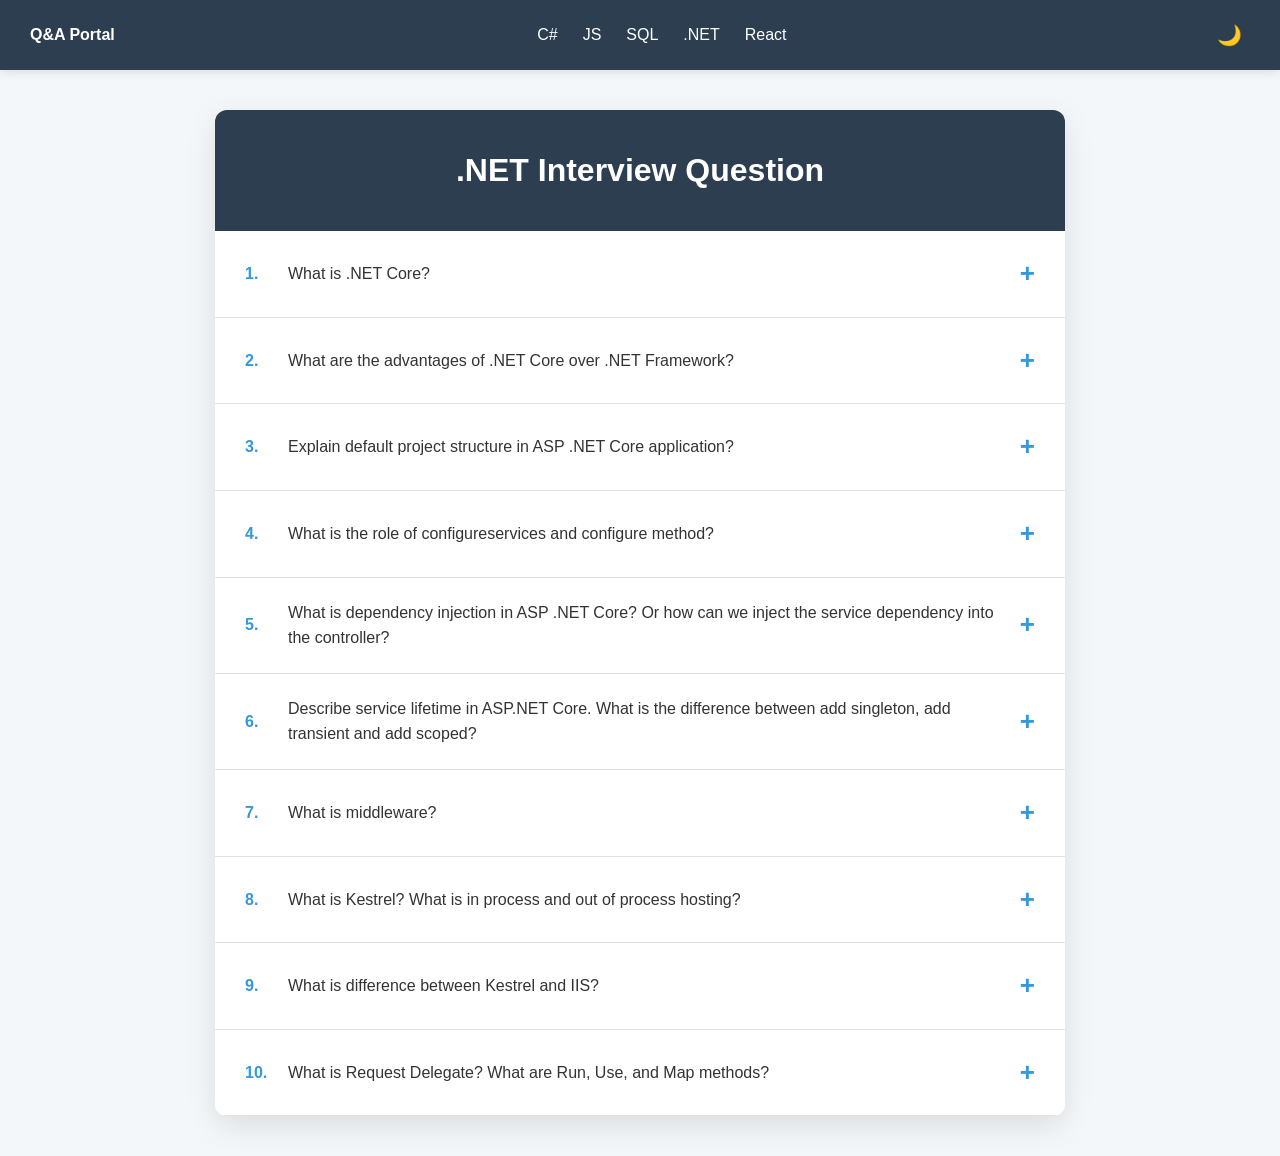
<file: dot-net.html>
<!doctype html>
<html lang="en">
  <head>
    <meta charset="UTF-8" />
    <meta name="viewport" content="width=device-width, initial-scale=1.0" />
    <title>Simple Q&A - FAQ</title>
    <link rel="stylesheet" href="style.css" />
    <script src="script.js"></script>
  </head>
  <body>
    <!-- Navbar -->
    <nav class="navbar">
      <div class="logo">
        <strong>Q&A Portal</strong>
      </div>
      <div class="nav-links">
        <a href="c-sharp.html">C#</a>
        <a href="js.html">JS</a>
        <a href="sql.html">SQL</a>
        <a href="dot-net.html">.NET</a>
        <a href="react.html">React</a>
      </div>
      <button
        class="theme-toggle"
        onclick="toggleDarkMode()"
        title="Toggle Dark Mode"
      >
        🌙
      </button>
    </nav>

    <div class="container">
      <h1>.NET Interview Question</h1>

      <div class="faq-item">
        <div class="question" onclick="toggleAnswer(this)">
          <span class="question-number">1.</span>
          What is .NET Core?
        </div>
        <div class="answer">
          It is a completely new farmework, which is a FREE and OPEN-SOURCE
          platform developed and maintained by Microsoft.
        </div>
      </div>

      <div class="faq-item">
        <div class="question" onclick="toggleAnswer(this)">
          <span class="question-number">2.</span>
          What are the advantages of .NET Core over .NET Framework?
        </div>
        <div class="answer">
          .NET Core provides a faster, lightweight, and cross-platform
          alternative to the Windows-only .NET Framework. Its main advantages
          include the ability to run applications on Linux and macOS,
          significantly faster processing speeds, a modular architecture, and
          native support for modern containerized cloud deployments.
        </div>
      </div>

      <div class="faq-item">
        <div class="question" onclick="toggleAnswer(this)">
          <span class="question-number">3.</span>
          Explain default project structure in ASP .NET Core application?
        </div>
        <div class="answer">
          <h3>Root Files and Entry Points</h3>
          <ul>
            <li>
              Program.cs: The absolute entry point and brain of your
              application. It initializes the web server, registers services
              into the dependency injection container, and configures the HTTP
              request middleware pipeline.
            </li>
            <li>
              ProjectName.csproj: The MSBuild XML file containing project
              configurations, target framework versions, and explicit NuGet
              package dependencies.
            </li>
            <li>
              appsettings.json: The central configuration file where you store
              environment-specific variables like database connection strings,
              logging thresholds, and API keys.
            </li>
          </ul>
          <h3>Core Folders</h3>
          <ul>
            <li>
              wwwroot: The dedicated web root folder for all public static
              assets. Any CSS stylesheets, JavaScript files, icons, or images
              served directly to the browser live here.
            </li>
            <li>
              Properties: Houses the launchSettings.json file. This file
              dictates local development profiles, including the application
              URL, target port configurations, and runtime environment settings.
            </li>
            <li>
              Dependencies: Visual Studio node displaying all imported
              frameworks, SDK references, and NuGet packages your project needs
              to build.
            </li>
          </ul>
          <h3>Model-View-Controller (MVC) Specific Folders</h3>
          <p>If your app is built using the MVC template.</p>
          <ul>
            <li>
              Controllers: Contains C# classes that receive HTTP requests,
              interact with your business logic, and hand data over to your user
              interface.
            </li>
            <li>
              Models: Holds the data structures, plain C# objects (POCOs).
            </li>
            <li>
              Views: Contains Razor (.cshtml) front-end templates that mix HTML
              markup with C# syntax to render data dynamically to clients.
            </li>
          </ul>
        </div>
      </div>

      <div class="faq-item">
        <div class="question" onclick="toggleAnswer(this)">
          <span class="question-number">4.</span>
          What is the role of configureservices and configure method?
        </div>
        <div class="answer">
          In ASP.NET Core, <b>ConfigureServices</b> registers application
          dependencies into the Dependency Injection (DI) container. It is
          optional. It gets called by the host before <b>Configure</b> method,
          while <b>Configure</b> sets up the HTTP request and response pipeline.
          It is used to add middleware components. These two methods dictate how
          an application prepares its internal logic and how it handles web
          requests.<br />
          While historically located inside the <b>Startup.cs</b> class, modern
          .NET applications (using Minimal APIs) execute these exact same
          responsibilities sequentially using <b>builder.Services</b> and
          <b>app</b> inside the <b>Program.cs</b> file.
        </div>
      </div>

      <div class="faq-item">
        <div class="question" onclick="toggleAnswer(this)">
          <span class="question-number">5.</span>
          What is dependency injection in ASP .NET Core? Or how can we inject
          the service dependency into the controller?
        </div>
        <div class="answer">
          <b>Dependency Injection (DI)</b> used to achieve loose coupling
          between classes and their dependencies. Instead of a class directly
          instantiating its required dependencies (using the
          <b>new</b> keyword), the ASP.NET Core built-in Inversion of Control
          (IoC) container automatically creates and provides those instances at
          runtime.<br />
          To inject a service dependency into a controller, you must follow a
          three-step process: define the service contract, register the service
          inside the framework's container, and demand the dependency inside
          your controller.
        </div>
      </div>

      <div class="faq-item">
        <div class="question" onclick="toggleAnswer(this)">
          <span class="question-number">6.</span>
          Describe service lifetime in ASP.NET Core. What is the difference
          between add singleton, add transient and add scoped?
        </div>
        <div class="answer">
          Service lifetime dictates how long a Dependency Injection (DI)
          instance lives in memory. There are three types:
          <h3>Transient</h3>
          <ul>
            <li>
              <b>What it is:</b> A
              <b>new instance is created every single time</b> it is requested.
            </li>
            <li>
              <b>When to use:</b> Lightweight, stateless services (e.g., utility
              classes, math helpers).
            </li>
          </ul>
          <h3>Scoped</h3>
          <ul>
            <li>
              <b>What it is:</b> A
              <b>new instance is created once per HTTP request</b>. It is reused
              for all calls within that specific request, then destroyed when
              the request ends.
            </li>
            <li>
              <b>When to use:</b> Services tied to a single user/request (e.g.,
              Entity Framework `DbContext`, Unit of Work).
            </li>
          </ul>
          <h3>Singleton</h3>
          <ul>
            <li>
              <b>What it is:</b> A
              <b>single instance is created once per application lifetime</b>.
              It is shared across all users and all requests until the app shuts
              down.
            </li>
            <li>
              <b>When to use:</b> Heavy-to-create, shared resources (e.g.,
              Memory Cache, Configuration).
            </li>
          </ul>
        </div>
      </div>

      <div class="faq-item">
        <div class="question" onclick="toggleAnswer(this)">
          <span class="question-number">7.</span>
          What is middleware?
        </div>
        <div class="answer">
          A middleware is a component (class) that is executed on every request.
          When a request comes in, it passes through each middleware component
          one by one.
        </div>
      </div>

      <div class="faq-item">
        <div class="question" onclick="toggleAnswer(this)">
          <span class="question-number">8.</span>
          What is Kestrel? What is in process and out of process hosting?
        </div>
        <div class="answer">
          Kestrel is the default, cross-platform web server for ASP.NET Core
          applications. It is lightweight, high-performance, and designed to
          process web requests directly without needing to be bundled with a
          specific operating system.<br />
          <h3>In-Process Hosting</h3>
          <ul>
            <li>
              How it works: IIS acts as the native HTTP server, routing requests
              directly to the managed code without needing Kestrel.
            </li>
            <li>
              Pros: Maximum performance and lower latency because it eliminates
              the overhead of proxying requests between two servers.
            </li>
            <li>
              Cons: Windows-only (if relying on IIS), and if the application
              crashes, the entire IIS worker process goes down
            </li>
          </ul>
          <h3>Out-of-Process Hosting</h3>
          <ul>
            <li>
              How it works: An external web server (like IIS, Nginx, or Apache)
              acts as a reverse proxy. It listens for incoming traffic and
              forwards it to the Kestrel process where the app is executing.
            </li>
            <li>
              Pros: Superior isolation and stability—if your ASP.NET Core app
              crashes, the main reverse proxy stays up. It is also fully
              cross-platform (works on Linux/macOS).
            </li>
            <li>
              Cons: Slightly slower due to the overhead of proxying requests.
            </li>
          </ul>
        </div>
      </div>

      <div class="faq-item">
        <div class="question" onclick="toggleAnswer(this)">
          <span class="question-number">9.</span>
          What is difference between Kestrel and IIS?
        </div>
        <div class="answer">
          Kestrel is a lightweight, cross-platform, open-source web server
          designed specifically to run ASP.NET Core applications. In contrast,
          IIS (Internet Information Services) is a full-featured,
          enterprise-grade, closed-source web server developed by Microsoft that
          runs exclusively on Windows.
        </div>
      </div>

      <div class="faq-item">
        <div class="question" onclick="toggleAnswer(this)">
          <span class="question-number">10.</span>
          What is Request Delegate? What are Run, Use, and Map methods?
        </div>
        <div class="answer">
          Request Delegate handles each HTTP request and are used to build
          request pipeline by using the Run, Use, and Map extension methods.
          <ul>
            <li>
              The Use method is used to add middleware components to the
              pipeline. It is designed to run code both before and after the
              next middleware component.
            </li>
            <li>
              The Run method adds a terminal middleware delegate to the
              application pipeline. It is always placed at the end of a specific
              pipeline chain.
            </li>
            <li>
              The Map method is used to branch the middleware pipeline
              conditionally based on the URL path matching a specific segment.
            </li>
          </ul>
        </div>
      </div>
    </div>

    <!-- Back to Top Button -->
    <div class="back-to-top" onclick="scrollToTop()" id="backToTop">↑</div>
  </body>
</html>
</file>
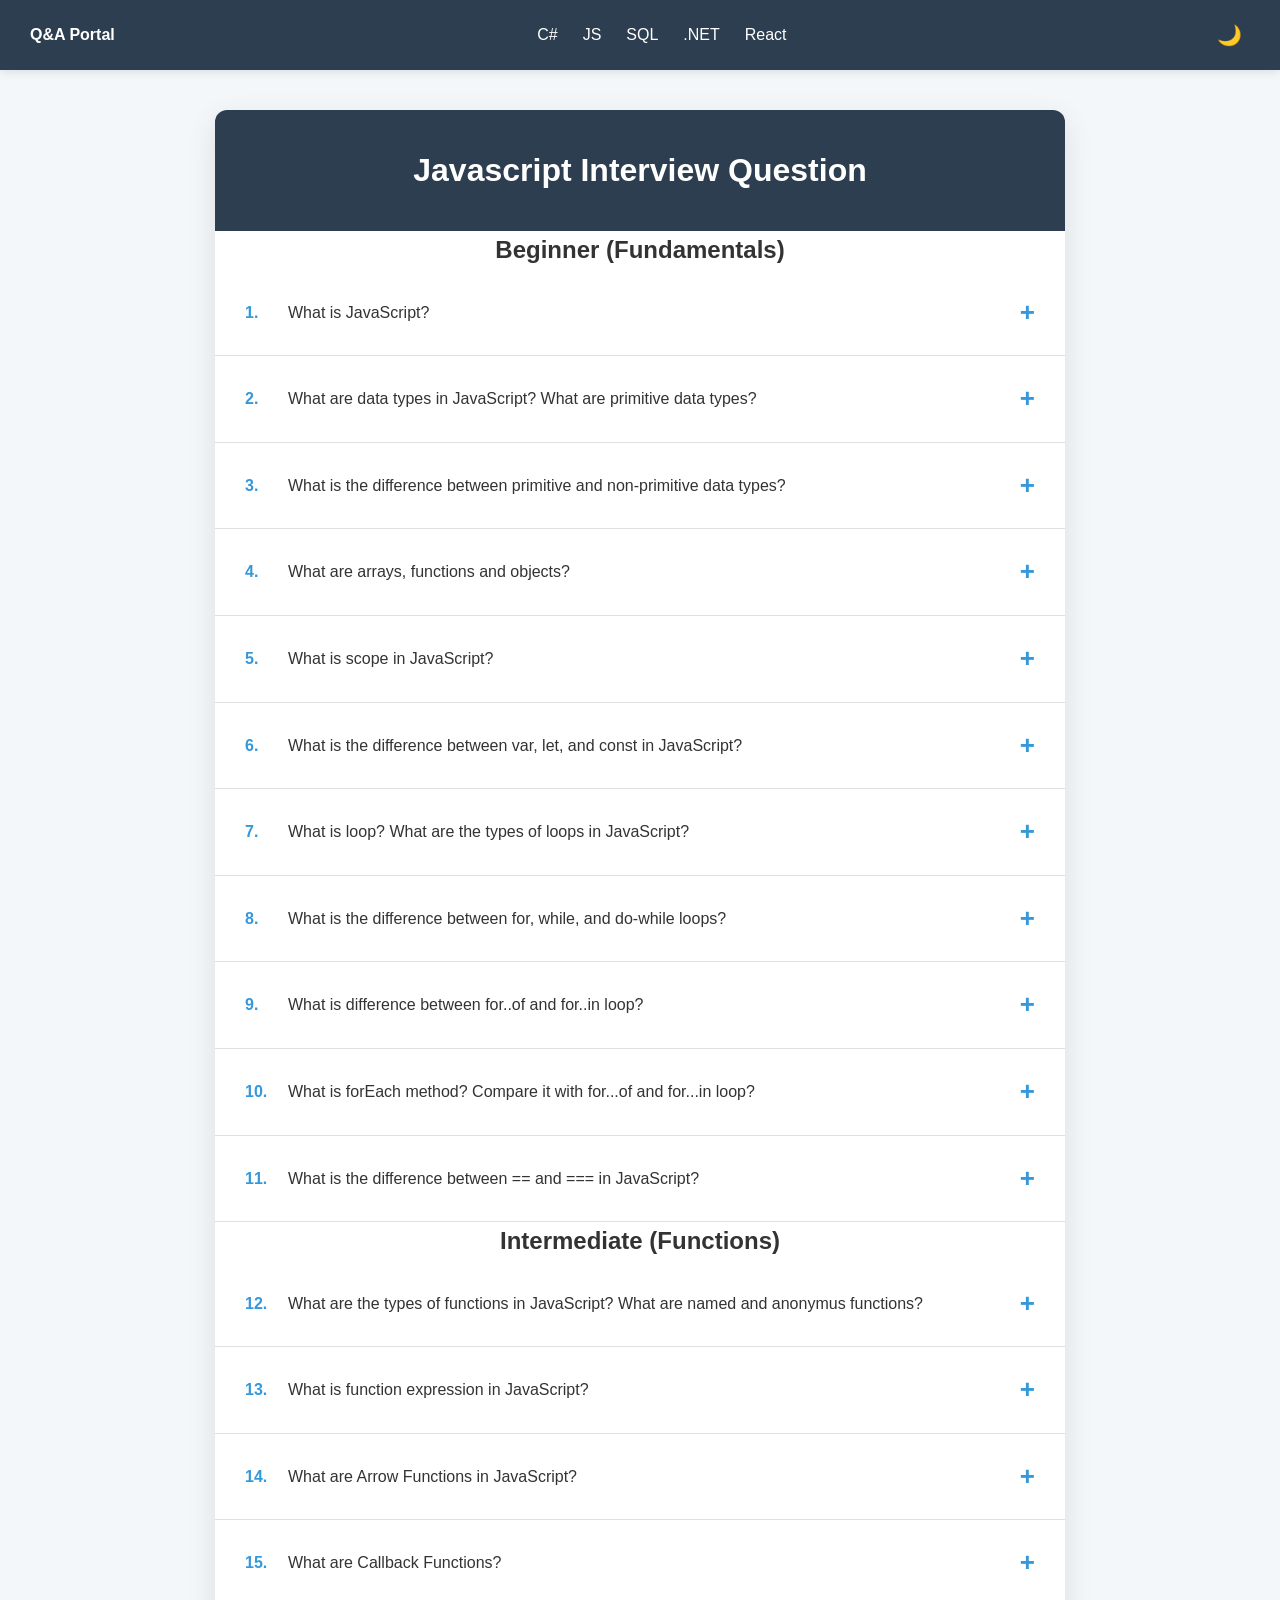
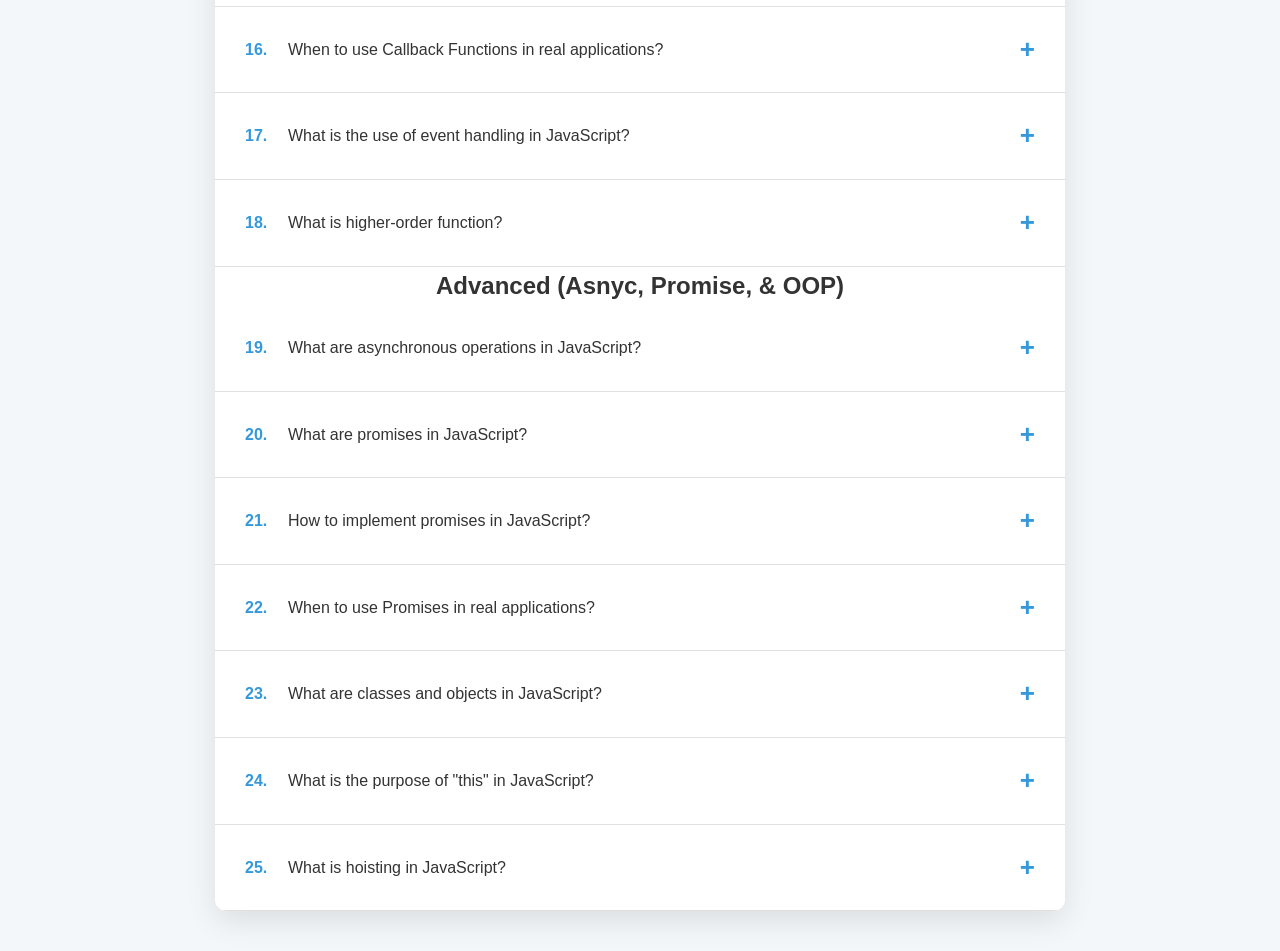
<file: js.html>
<!doctype html>
<html lang="en">
  <head>
    <meta charset="UTF-8" />
    <meta name="viewport" content="width=device-width, initial-scale=1.0" />
    <title>Simple Q&A - FAQ</title>
    <link rel="stylesheet" href="style.css" />
    <script src="script.js"></script>
  </head>
  <body>
    <!-- Navbar -->
    <nav class="navbar">
      <div class="logo">
        <strong>Q&A Portal</strong>
      </div>
      <div class="nav-links">
        <a href="c-sharp.html">C#</a>
        <a href="js.html">JS</a>
        <a href="sql.html">SQL</a>
        <a href="dot-net.html">.NET</a>
        <a href="react.html">React</a>
      </div>
      <button
        class="theme-toggle"
        onclick="toggleDarkMode()"
        title="Toggle Dark Mode"
      >
        🌙
      </button>
    </nav>

    <div class="container">
      <h1>Javascript Interview Question</h1>

      <h2 style="text-align: center">Beginner (Fundamentals)</h2>

      <div class="faq-item">
        <div class="question" onclick="toggleAnswer(this)">
          <span class="question-number">1.</span>
          What is JavaScript?
        </div>
        <div class="answer">
          It is a programming language that is used for converting static web
          pages to <b>interactive and dynamic</b> web pages.
        </div>
      </div>

      <div class="faq-item">
        <div class="question" onclick="toggleAnswer(this)">
          <span class="question-number">2.</span>
          What are data types in JavaScript? What are primitive data types?
        </div>
        <div class="answer">
          A data type determines the type of values that can be stored in a
          variable.<br />
          Primitive data types are immutable, which means that their values
          cannot be changed or modified once they are created. They can hold
          only single value.
        </div>
      </div>

      <div class="faq-item">
        <div class="question" onclick="toggleAnswer(this)">
          <span class="question-number">3.</span>
          What is the difference between primitive and non-primitive data types?
        </div>
        <div class="answer">
          <ol>
            <li>
              Primitive data types are Number, string, Boolean, undefined, null.
              Non-primitive are Object, array, function, date, RegExp.
            </li>
            <li>
              Primitive data types can hold only single value. Non-primitive can
              hold multiple values and methods.
            </li>
            <li>
              Primitive data types are immutable. Non-primitive are mutable.
            </li>
            <li>Primitive data types are simple. Non-primitive are complex.</li>
          </ol>
        </div>
      </div>

      <div class="faq-item">
        <div class="question" onclick="toggleAnswer(this)">
          <span class="question-number">4.</span>
          What are arrays, functions and objects?
        </div>
        <div class="answer">
          <ul>
            <li>
              An array is used to store a collection of values, such as a list
              of numbers or a list of names.
            </li>
            <li>
              A function is a block of code that performs a specific task or
              return a value.
            </li>
            <li>
              An object can hold multiple values or a combination of values and
              functions.
            </li>
          </ul>
        </div>
      </div>

      <div class="faq-item">
        <div class="question" onclick="toggleAnswer(this)">
          <span class="question-number">5.</span>
          What is scope in JavaScript?
        </div>
        <div class="answer">
          LOCAL SCOPE: Variable declare inside a function have a local scope,
          which means they can only be accessed within the function not outside.
          <br />
          GLOBAL SCOPE: Variable declared outside any function have global
          scope, which means they can be accessed from anywhere in a program.
        </div>
      </div>

      <div class="faq-item">
        <div class="question" onclick="toggleAnswer(this)">
          <span class="question-number">6.</span>
          What is the difference between var, let, and const in JavaScript?
        </div>
        <div class="answer">
          <ul>
            <li>"var" creates a function scoped variable.</li>
            <li>"let" creates a block scoped variable.</li>
            <li>
              "const" can be assigned only once, and its value cannot be changed
              afterwards.
            </li>
          </ul>
        </div>
      </div>

      <div class="faq-item">
        <div class="question" onclick="toggleAnswer(this)">
          <span class="question-number">7.</span>
          What is loop? What are the types of loops in JavaScript?
        </div>
        <div class="answer">
          A loop is a programming way to run a set of instructions (code)
          repeatedly until a certain condition is met.
          <ol>
            <li>for</li>
            <li>while</li>
            <li>foreach</li>
            <li>do-while</li>
            <li>for..of</li>
            <li>for..in</li>
          </ol>
        </div>
      </div>

      <div class="faq-item">
        <div class="question" onclick="toggleAnswer(this)">
          <span class="question-number">8.</span>
          What is the difference between for, while, and do-while loops?
        </div>
        <div class="answer">
          <ul>
            <li>
              For loop allows to iterate a block of code a specific number of
              times.
            </li>
            <li>
              While loop iterate a block of code while a certain condition is
              true.
            </li>
            <li>
              Do-while loop is similar to the while loop, except that the block
              of code is executed at least once, even if the condition is false.
            </li>
          </ul>
        </div>
      </div>

      <div class="faq-item">
        <div class="question" onclick="toggleAnswer(this)">
          <span class="question-number">9.</span>
          What is difference between for..of and for..in loop?
        </div>
        <div class="answer">
          for...of loop is used to loop through the values of an object like
          arrays, strings.<br />
          for...in loop is used to loop through the properties of an object.
        </div>
      </div>

      <div class="faq-item">
        <div class="question" onclick="toggleAnswer(this)">
          <span class="question-number">10.</span>
          What is forEach method? Compare it with for...of and for...in loop?
        </div>
        <div class="answer">
          forEach is a method available on arrays or object that allows you to
          iterate over each element of the array and perform some action on each
          element.
        </div>
      </div>

      <div class="faq-item">
        <div class="question" onclick="toggleAnswer(this)">
          <span class="question-number">11.</span>
          What is the difference between == and === in JavaScript?
        </div>
        <div class="answer">
          == operator performs type coercion and converts the string to the
          number and then compare.<br />
          === operator does not performs type coercion and only set to true if
          value and type both are same.
        </div>
      </div>

      <h2 style="text-align: center">Intermediate (Functions)</h2>

      <div class="faq-item">
        <div class="question" onclick="toggleAnswer(this)">
          <span class="question-number">12.</span>
          What are the types of functions in JavaScript? What are named and
          anonymus functions?
        </div>
        <div class="answer">
          There are 7 types of function in JavaScript.
          <ol>
            <li>Named Function</li>
            <li>Anonymous Function</li>
            <li>Function Expression</li>
            <li>Arrow Function</li>
            <li>IIFE</li>
            <li>Callback Function</li>
            <li>Higher-Order Function</li>
          </ol>
          The primary distinction between named and anonymous functions is
          whether the function has an identifier (a name) attached to its
          definition.
        </div>
      </div>

      <div class="faq-item">
        <div class="question" onclick="toggleAnswer(this)">
          <span class="question-number">13.</span>
          What is function expression in JavaScript?
        </div>
        <div class="answer">
          A function expression is a way to define a function in JavaScript by
          assigning it to a variable.
        </div>
      </div>

      <div class="faq-item">
        <div class="question" onclick="toggleAnswer(this)">
          <span class="question-number">14.</span>
          What are Arrow Functions in JavaScript?
        </div>
        <div class="answer">
          Arrow functions, are a concise syntax for defining functions in
          JavaScript.
        </div>
      </div>

      <div class="faq-item">
        <div class="question" onclick="toggleAnswer(this)">
          <span class="question-number">15.</span>
          What are Callback Functions?
        </div>
        <div class="answer">
          A callback function is a function that is passed as an argument to
          another function.
        </div>
      </div>

      <div class="faq-item">
        <div class="question" onclick="toggleAnswer(this)">
          <span class="question-number">16.</span>
          When to use Callback Functions in real applications?
        </div>
        <div class="answer">
          Callback function use:
          <ul>
            <li>Iteration</li>
            <li>Event handling</li>
            <li>Asynchronous operations</li>
            <li>Higher-Order functions</li>
            <li>Promises</li>
          </ul>
        </div>
      </div>

      <div class="faq-item">
        <div class="question" onclick="toggleAnswer(this)">
          <span class="question-number">17.</span>
          What is the use of event handling in JavaScript?
        </div>
        <div class="answer">
          Event handling is the process of responding to user actions in a web
          page.
        </div>
      </div>

      <div class="faq-item">
        <div class="question" onclick="toggleAnswer(this)">
          <span class="question-number">18.</span>
          What is higher-order function?
        </div>
        <div class="answer">
          We call if a higher-order function if:
          <ol>
            <li>
              Take one or more functions as arguments (callback function) OR
            </li>
            <li>Return a function as a result</li>
          </ol>
        </div>
      </div>

      <h2 style="text-align: center">Advanced (Asnyc, Promise, & OOP)</h2>

      <div class="faq-item">
        <div class="question" onclick="toggleAnswer(this)">
          <span class="question-number">19.</span>
          What are asynchronous operations in JavaScript?
        </div>
        <div class="answer">
          They are the operations that do not block the execution of the code.
          <br />
          User of asynchronous operations.
          <ol>
            <li>setTimeout</li>
            <li>Promises</li>
            <li>Loading Data from API</li>
            <li>Uploading Files</li>
            <li>Animations and Transitions</li>
          </ol>
        </div>
      </div>

      <div class="faq-item">
        <div class="question" onclick="toggleAnswer(this)">
          <span class="question-number">20.</span>
          What are promises in JavaScript?
        </div>
        <div class="answer">
          <ul>
            <li>Promises are a way to handle asynchronous operations.</li>
            <li>
              It represents a value that may not be available yet but will be in
              future.
            </li>
            <li>
              It can be in one of 3 states: pending, resolved, or rejected.
            </li>
          </ul>
        </div>
      </div>

      <div class="faq-item">
        <div class="question" onclick="toggleAnswer(this)">
          <span class="question-number">21.</span>
          How to implement promises in JavaScript?
        </div>
        <div class="answer">
          const myPromise = new Promise((resolve, reject) => { setTimeout(() =>
          { const r = Math.floor(Math.random() * 10); if(r == 5) {
          resolve('Success!') } else { reject('Failed!') } }) }, 1000);
          myPromise.then((result) => { console.log(result); }).catch((err) => {
          console.log(err); });
        </div>
      </div>

      <div class="faq-item">
        <div class="question" onclick="toggleAnswer(this)">
          <span class="question-number">22.</span>
          When to use Promises in real applications?
        </div>
        <div class="answer">
          They are useful in doing asynchronous operation and handle the results
          whent the result wil be available in future.
        </div>
      </div>

      <div class="faq-item">
        <div class="question" onclick="toggleAnswer(this)">
          <span class="question-number">23.</span>
          What are classes and objects in JavaScript?
        </div>
        <div class="answer">
          Class is a template for creating objects with similar properties and
          methods.
        </div>
      </div>

      <div class="faq-item">
        <div class="question" onclick="toggleAnswer(this)">
          <span class="question-number">24.</span>
          What is the purpose of "this" in JavaScript?
        </div>
        <div class="answer">
          "this" refers to the current context or scope in which code is being
          executed.
        </div>
      </div>

      <div class="faq-item">
        <div class="question" onclick="toggleAnswer(this)">
          <span class="question-number">25.</span>
          What is hoisting in JavaScript?
        </div>
        <div class="answer">
          Hoisting is a JavaScript behaviour where function and variable
          declarations are moved to the top of their respective scopes during
          the compilation phase.
        </div>
      </div>
    </div>

    <!-- Back to Top Button -->
    <div class="back-to-top" onclick="scrollToTop()" id="backToTop">↑</div>
  </body>
</html>
</file>
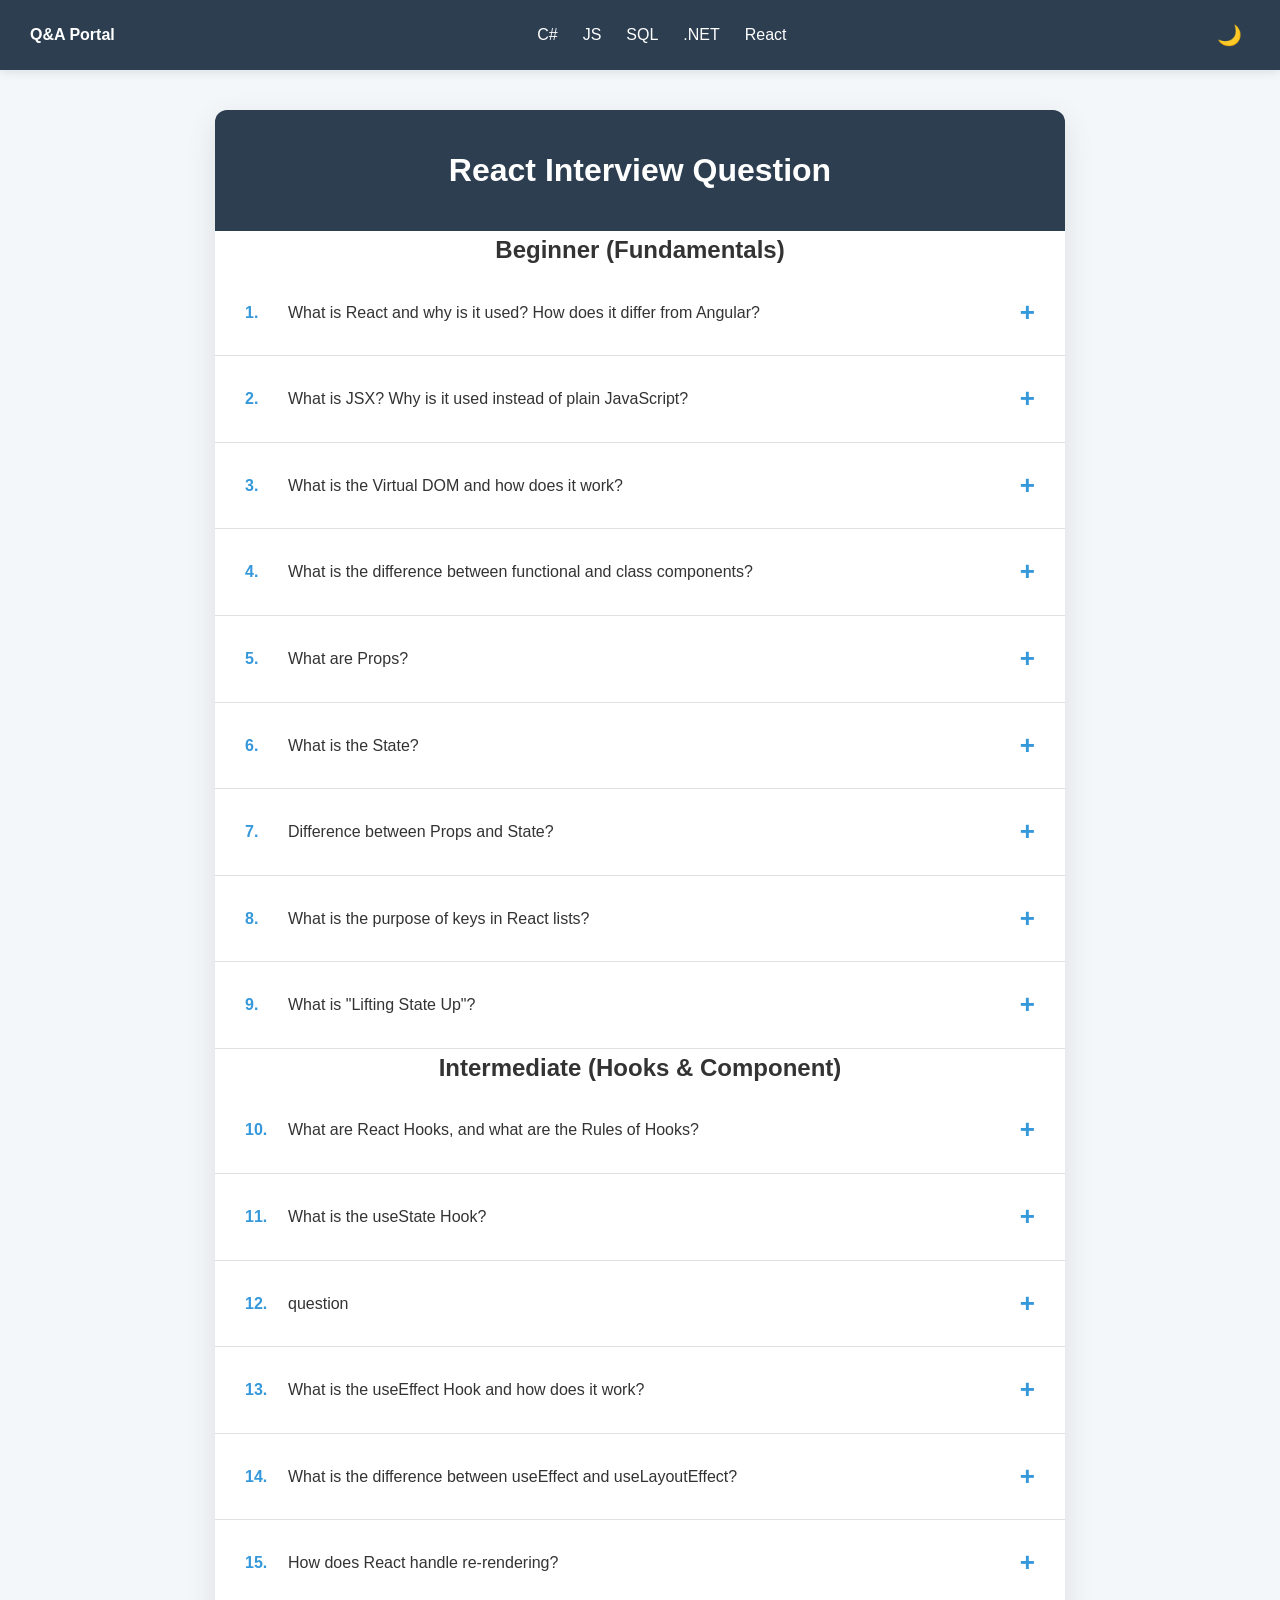
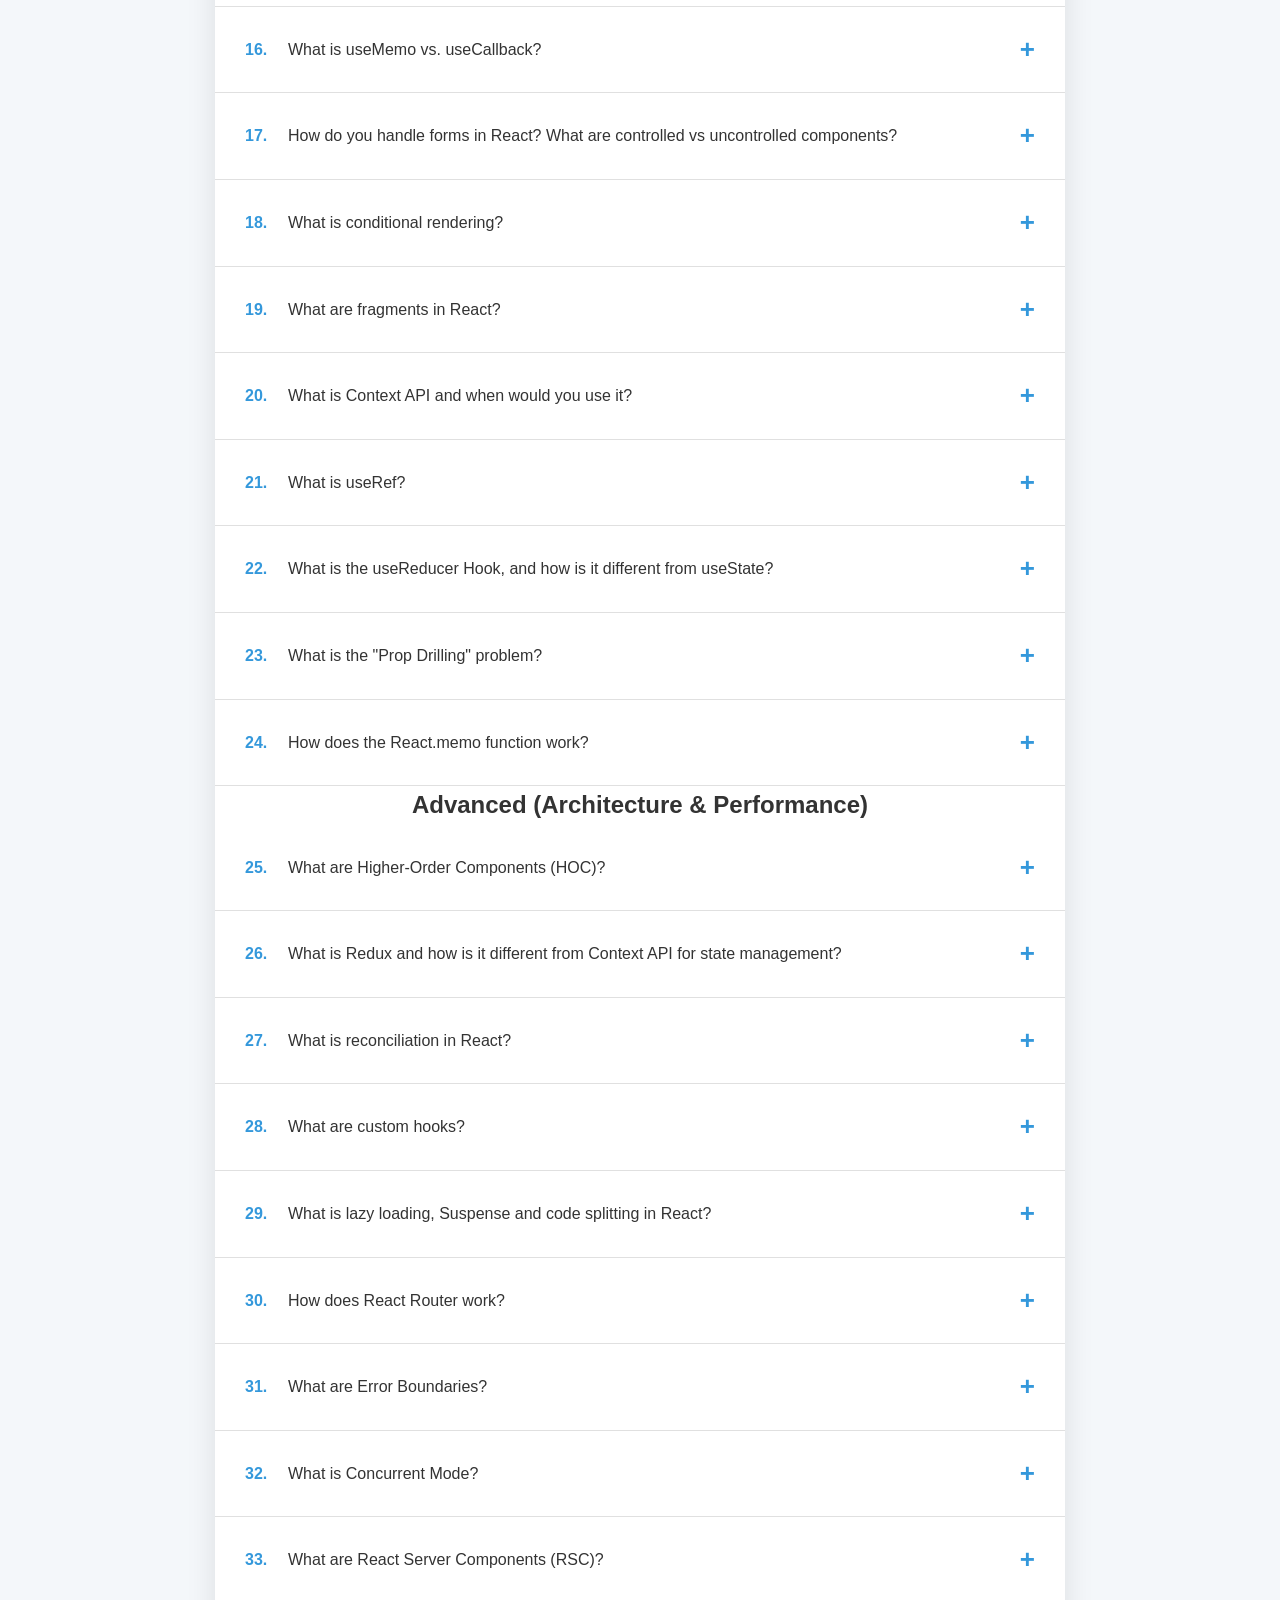
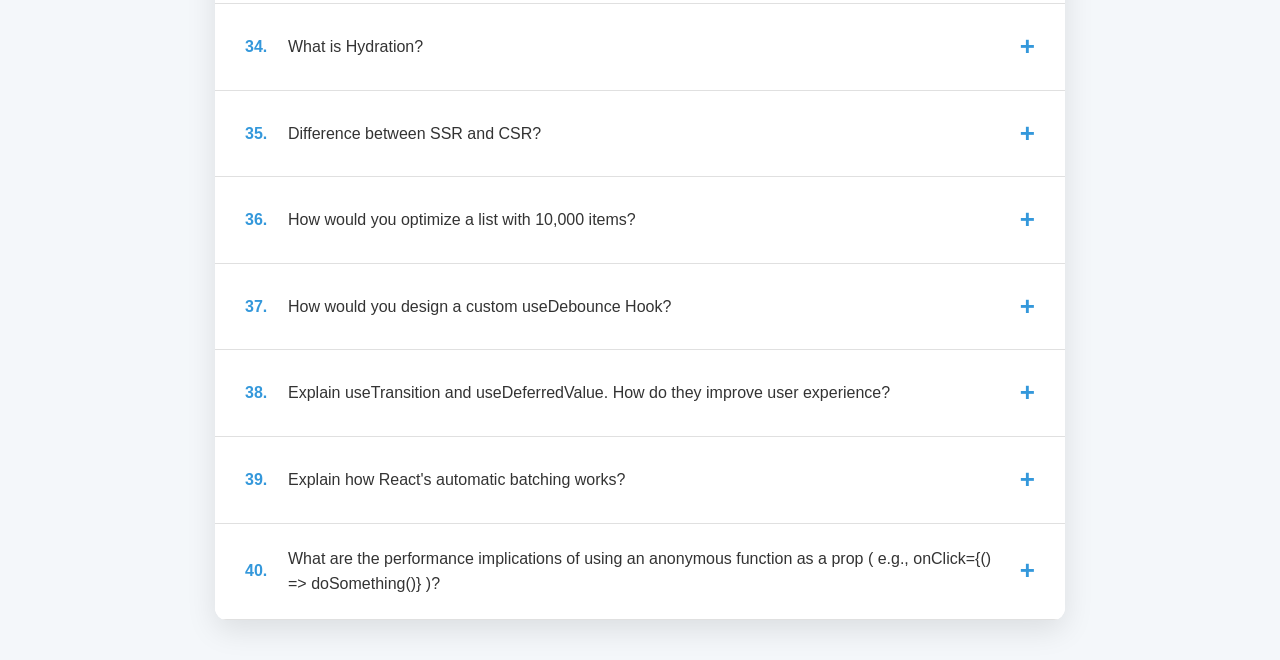
<file: react.html>
<!doctype html>
<html lang="en">
  <head>
    <meta charset="UTF-8" />
    <meta name="viewport" content="width=device-width, initial-scale=1.0" />
    <title>Simple Q&A - FAQ</title>
    <link rel="stylesheet" href="style.css" />
    <script src="script.js"></script>
  </head>
  <body>
    <!-- Navbar -->
    <nav class="navbar">
      <div class="logo">
        <strong>Q&A Portal</strong>
      </div>
      <div class="nav-links">
        <a href="c-sharp.html">C#</a>
        <a href="js.html">JS</a>
        <a href="sql.html">SQL</a>
        <a href="dot-net.html">.NET</a>
        <a href="react.html">React</a>
      </div>
      <button
        class="theme-toggle"
        onclick="toggleDarkMode()"
        title="Toggle Dark Mode"
      >
        🌙
      </button>
    </nav>

    <div class="container">
      <h1>React Interview Question</h1>

      <h2 style="text-align: center">Beginner (Fundamentals)</h2>

      <div class="faq-item">
        <div class="question" onclick="toggleAnswer(this)">
          <span class="question-number">1.</span>
          What is React and why is it used? How does it differ from Angular?
        </div>
        <div class="answer">
          React is a JavaScript library for building fast, interactive UIs. Its
          focus is on the "View" layer. While Angular is a full-fledged
          framework.
        </div>
      </div>

      <div class="faq-item">
        <div class="question" onclick="toggleAnswer(this)">
          <span class="question-number">2.</span>
          What is JSX? Why is it used instead of plain JavaScript?
        </div>
        <div class="answer">
          It allows you to write HTML-like structures in JS. It is more
          readable.
        </div>
      </div>

      <div class="faq-item">
        <div class="question" onclick="toggleAnswer(this)">
          <span class="question-number">3.</span>
          What is the Virtual DOM and how does it work?
        </div>
        <div class="answer">
          A lightweight, in-memory representation of the Real DOM. React uses it
          to batch updates and minimize expensive direct DOM manipulation. React
          updates the Virtual DOM first, compares it with a previous snapshot (a
          process called "diffing"), and then efficiently updates only the
          necessary parts in the real DOM.
        </div>
      </div>

      <div class="faq-item">
        <div class="question" onclick="toggleAnswer(this)">
          <span class="question-number">4.</span>
          What is the difference between functional and class components?
        </div>
        <div class="answer">
          Functional components are simple JavaScript functions that accept
          props and return JSX. Class components are ES6 classes with more
          boilerplate, using this.state and lifecycle methods (now mostly
          legacy).
        </div>
      </div>

      <div class="faq-item">
        <div class="question" onclick="toggleAnswer(this)">
          <span class="question-number">5.</span>
          What are Props?
        </div>
        <div class="answer">
          Short for "properties." They are read-only inputs passed from a parent
          to a child component to make components reusable.
        </div>
      </div>

      <div class="faq-item">
        <div class="question" onclick="toggleAnswer(this)">
          <span class="question-number">6.</span>
          What is the State?
        </div>
        <div class="answer">
          An internal object that holds data which may change over time. When
          the state changes, the component re-renders.
        </div>
      </div>

      <div class="faq-item">
        <div class="question" onclick="toggleAnswer(this)">
          <span class="question-number">7.</span>
          Difference between Props and State?
        </div>
        <div class="answer">
          Props are external (passed in) and immutable; State is internal
          (managed within) and mutable via setState or useState.
        </div>
      </div>

      <div class="faq-item">
        <div class="question" onclick="toggleAnswer(this)">
          <span class="question-number">8.</span>
          What is the purpose of keys in React lists?
        </div>
        <div class="answer">
          Unique identifiers that help React track which items in a list have
          changed, been added, or removed for efficient rendering.
        </div>
      </div>

      <div class="faq-item">
        <div class="question" onclick="toggleAnswer(this)">
          <span class="question-number">9.</span>
          What is "Lifting State Up"?
        </div>
        <div class="answer">
          Moving shared state to the closest common parent of components that
          need to access or modify that data.
        </div>
      </div>

      <h2 style="text-align: center">Intermediate (Hooks & Component)</h2>

      <div class="faq-item">
        <div class="question" onclick="toggleAnswer(this)">
          <span class="question-number">10.</span>
          What are React Hooks, and what are the Rules of Hooks?
        </div>
        <div class="answer">
          Hooks are functions that let you "hook into" React state and lifecycle
          features from functional components. It must be called at the top
          level (not inside loops/conditions) and only from React functional
          components or custom hooks.
        </div>
      </div>

      <div class="faq-item">
        <div class="question" onclick="toggleAnswer(this)">
          <span class="question-number">11.</span>
          What is the useState Hook?
        </div>
        <div class="answer">
          useState is a Hook that lets you add React state to functional
          components. It returns an array with two elements: the current state
          value and a function to update it.
        </div>
      </div>

      <div class="faq-item">
        <div class="question" onclick="toggleAnswer(this)">
          <span class="question-number">12.</span>
          question
        </div>
        <div class="answer">answer</div>
      </div>

      <div class="faq-item">
        <div class="question" onclick="toggleAnswer(this)">
          <span class="question-number">13.</span>
          What is the useEffect Hook and how does it work?
        </div>
        <div class="answer">
          useEffect lets you perform side effects in functional components, such
          as data fetching, setting up a subscription, or manually changing the
          DOM. It replaces lifecycle methods like componentDidMount,
          componentDidUpdate, and componentWillUnmount.<br />
          Used for side effects (API calls, subscriptions, DOM updates). Mention
          the dependency array: [] (mount only), [val] (on change), or no array
          (every render).
        </div>
      </div>

      <div class="faq-item">
        <div class="question" onclick="toggleAnswer(this)">
          <span class="question-number">14.</span>
          What is the difference between useEffect and useLayoutEffect?
        </div>
        <div class="answer">
          useLayoutEffect and useEffect. useLayoutEffect runs synchronously
          after DOM mutations but before the browser paints; useEffect runs
          asynchronously after the paint.<br />
          useLayoutEffect fires synchronously after all DOM mutations but before
          the browser has a chance to paint. It's useful for reading layout from
          the DOM and synchronously re-rendering, but it blocks visual updates.
          useEffect runs after paint and is preferred for most side effects to
          avoid blocking.
        </div>
      </div>

      <div class="faq-item">
        <div class="question" onclick="toggleAnswer(this)">
          <span class="question-number">15.</span>
          How does React handle re-rendering?
        </div>
        <div class="answer">
          React handles re-rendering through a three-step cycle designed to keep
          the user interface in sync with the application state: Trigger,
          Render, and Commit.<br />
          <b>1. The Trigger Phase</b><br />
          A re-render is always initiated by a change in data.<br />
          <b>2. The Render Phase</b><br />
          In this phase, React calls your component functions to determine what
          the UI should look like.<br />
          <b>3. The Commit Phase</b><br />
          After calculating the differences, React applies them to the real DOM.
        </div>
      </div>

      <div class="faq-item">
        <div class="question" onclick="toggleAnswer(this)">
          <span class="question-number">16.</span>
          What is useMemo vs. useCallback?
        </div>
        <div class="answer">
          useMemo memoizes a value (result of a calculation); useCallback
          memoizes a function definition to prevent unnecessary child
          re-renders.<br />
          useMemo returns a memoized value. It only recomputes the value when
          its dependencies change, helping to optimize expensive calculations
          and avoid them on every render.<br />
          useCallback returns a memoized version of a callback function that
          only changes if one of its dependencies has changed. This is useful to
          prevent unnecessary re-renders of child components that rely on
          reference equality to skip updates.
        </div>
      </div>

      <div class="faq-item">
        <div class="question" onclick="toggleAnswer(this)">
          <span class="question-number">17.</span>
          How do you handle forms in React? What are controlled vs uncontrolled
          components?
        </div>
        <div class="answer">
          Handling forms in React involves managing input data and submission
          events. There are two primary architectural patterns: Controlled and
          Uncontrolled components.<br />
          In a controlled component, form data is handled by React state. In an
          uncontrolled component, form data is handled by the DOM itself, and
          you use a ref to access the values.
        </div>
      </div>

      <div class="faq-item">
        <div class="question" onclick="toggleAnswer(this)">
          <span class="question-number">18.</span>
          What is conditional rendering?
        </div>
        <div class="answer">
          Conditional rendering works the same way conditions work in
          JavaScript. You can use if statements, the ternary operator (? :), or
          the logical AND operator (&&) to render different UI elements based on
          specific conditions.
        </div>
      </div>

      <div class="faq-item">
        <div class="question" onclick="toggleAnswer(this)">
          <span class="question-number">19.</span>
          What are fragments in React?
        </div>
        <div class="answer">
          A wrapper that lets you group multiple elements without adding an
          extra node to the HTML DOM. This is useful to avoid unnecessary
          wrapper like "div".
        </div>
      </div>

      <div class="faq-item">
        <div class="question" onclick="toggleAnswer(this)">
          <span class="question-number">20.</span>
          What is Context API and when would you use it?
        </div>
        <div class="answer">
          A way to share global data (like themes or auth) without "prop
          drilling" through every level of the tree.<br />
          The Context API provides a way to share values like the authenticated
          user, theme, or preferred language across the entire component tree
          without having to pass props down manually at every level.
        </div>
      </div>

      <div class="faq-item">
        <div class="question" onclick="toggleAnswer(this)">
          <span class="question-number">21.</span>
          What is useRef?
        </div>
        <div class="answer">
          useRef returns a mutable ref object whose .current property persists
          for the full lifetime of the component without causing re-renders.<br />
          useRef returns a mutable ref object whose .current property is
          initialized to the passed argument. It's commonly used to access DOM
          elements directly or to persist values across renders without causing
          a re-renders.
        </div>
      </div>

      <div class="faq-item">
        <div class="question" onclick="toggleAnswer(this)">
          <span class="question-number">22.</span>
          What is the useReducer Hook, and how is it different from useState?
        </div>
        <div class="answer">
          An alternative to useState for complex state logic, often used when
          the next state depends on the previous one (similar to Redux logic).
        </div>
      </div>

      <div class="faq-item">
        <div class="question" onclick="toggleAnswer(this)">
          <span class="question-number">23.</span>
          What is the "Prop Drilling" problem?
        </div>
        <div class="answer">
          Props drilling occurs when you need to pass data through multiple
          intermediate components just to get it to a deeply nested child
          component. You can avoid it by using the Context API or a state
          management library like Redux.
        </div>
      </div>

      <div class="faq-item">
        <div class="question" onclick="toggleAnswer(this)">
          <span class="question-number">24.</span>
          How does the React.memo function work?
        </div>
        <div class="answer">
          A higher-order component that prevents a functional component from
          re-rendering if its props haven't changed.
        </div>
      </div>

      <h2 style="text-align: center">Advanced (Architecture & Performance)</h2>

      <div class="faq-item">
        <div class="question" onclick="toggleAnswer(this)">
          <span class="question-number">25.</span>
          What are Higher-Order Components (HOC)?
        </div>
        <div class="answer">
          A Higher-Order Component is a pattern where a function takes a
          component and returns a new component with additional props or
          functionality. It's an advanced technique for reusing component logic.
        </div>
      </div>

      <div class="faq-item">
        <div class="question" onclick="toggleAnswer(this)">
          <span class="question-number">26.</span>
          What is Redux and how is it different from Context API for state
          management?
        </div>
        <div class="answer">
          While Context API is great for prop drilling and simple global state,
          Redux is better for complex applications requiring a single source of
          truth, predictable state updates with reducers, powerful middleware
          for async logic, and time-travel debugging.
        </div>
      </div>

      <div class="faq-item">
        <div class="question" onclick="toggleAnswer(this)">
          <span class="question-number">27.</span>
          What is reconciliation in React?
        </div>
        <div class="answer">
          The algorithm React uses to "diff" the Virtual DOM trees and determine
          which parts of the Real DOM need updating.<br />
          Reconciliation is the process React uses to update the DOM. When a
          component's props or state change, React builds a new virtual DOM tree
          and compares it to the previous one (a process called "diffing"). It
          then calculates the most efficient way to update the real DOM with
          these changes.
        </div>
      </div>

      <div class="faq-item">
        <div class="question" onclick="toggleAnswer(this)">
          <span class="question-number">28.</span>
          What are custom hooks?
        </div>
        <div class="answer">
          Functions starting with "use" that allow you to extract and reuse
          component logic (e.g., useFetch, useLocalStorage).
        </div>
      </div>

      <div class="faq-item">
        <div class="question" onclick="toggleAnswer(this)">
          <span class="question-number">29.</span>
          What is lazy loading, Suspense and code splitting in React?
        </div>
        <div class="answer">
          Breaking a large bundle into smaller chunks using React.lazy and
          Suspense so users only load the code they need.
        </div>
      </div>

      <div class="faq-item">
        <div class="question" onclick="toggleAnswer(this)">
          <span class="question-number">30.</span>
          How does React Router work?
        </div>
        <div class="answer">
          React Router is a library that enables client-side routing in React
          applications, allowing them to function as Single-Page Applications
          (SPAs). It simulates a multi-page experience by updating the URL and
          UI dynamically without a full page reload from the server.
        </div>
      </div>

      <div class="faq-item">
        <div class="question" onclick="toggleAnswer(this)">
          <span class="question-number">31.</span>
          What are Error Boundaries?
        </div>
        <div class="answer">
          Error Boundaries special class components that catch JS errors in
          their child tree and display a fallback UI.
        </div>
      </div>

      <div class="faq-item">
        <div class="question" onclick="toggleAnswer(this)">
          <span class="question-number">32.</span>
          What is Concurrent Mode?
        </div>
        <div class="answer">
          A set of features (like useTransition and useDeferredValue) that allow
          React to stay responsive by interrupting long-running renders.
        </div>
      </div>

      <div class="faq-item">
        <div class="question" onclick="toggleAnswer(this)">
          <span class="question-number">33.</span>
          What are React Server Components (RSC)?
        </div>
        <div class="answer">
          Components that execute on the server, sending zero JavaScript to the
          client, which significantly improves load times.
        </div>
      </div>

      <div class="faq-item">
        <div class="question" onclick="toggleAnswer(this)">
          <span class="question-number">34.</span>
          What is Hydration?
        </div>
        <div class="answer">
          The process where React attaches event listeners to static HTML sent
          by the server (SSR), making the page interactive.
        </div>
      </div>

      <div class="faq-item">
        <div class="question" onclick="toggleAnswer(this)">
          <span class="question-number">35.</span>
          Difference between SSR and CSR?
        </div>
        <div class="answer">
          Server-Side Rendering (SSR) generates HTML on the server (better
          SEO/First Paint); Client-Side Rendering (CSR) builds the UI in the
          browser.
        </div>
      </div>

      <div class="faq-item">
        <div class="question" onclick="toggleAnswer(this)">
          <span class="question-number">36.</span>
          How would you optimize a list with 10,000 items?
        </div>
        <div class="answer">
          Use Windowing or Virtualization (e.g., react-window) to only render
          the items currently visible in the viewport.
        </div>
      </div>

      <div class="faq-item">
        <div class="question" onclick="toggleAnswer(this)">
          <span class="question-number">37.</span>
          How would you design a custom useDebounce Hook?
        </div>
        <div class="answer">
          A useDebounce Hook would delay updating a value until after a
          specified delay, reducing the number of renders from rapidly firing
          events like keystrokes.
        </div>
      </div>

      <div class="faq-item">
        <div class="question" onclick="toggleAnswer(this)">
          <span class="question-number">38.</span>
          Explain useTransition and useDeferredValue. How do they improve user
          experience?
        </div>
        <div class="answer">
          These are React 18 Hooks for concurrent rendering.<br />
          useTransition allows you to mark a state update as non-urgent, keeping
          the UI responsive during heavy renders.<br />
          useDeferredValue lets you defer updating a less important part of the
          UI, similar to debouncing but built-in.
        </div>
      </div>

      <div class="faq-item">
        <div class="question" onclick="toggleAnswer(this)">
          <span class="question-number">39.</span>
          Explain how React's automatic batching works?
        </div>
        <div class="answer">
          Batching is when React groups multiple state updates into a single
          re-render for better performance. In React 18, automatic batching is
          enabled for all updates, including those inside promises, timeouts,
          and event handlers, ensuring efficient rendering.
        </div>
      </div>

      <div class="faq-item">
        <div class="question" onclick="toggleAnswer(this)">
          <span class="question-number">40.</span>
          What are the performance implications of using an anonymous function
          as a prop ( e.g., onClick={() => doSomething()} )?
        </div>
        <div class="answer">
          This creates a new function on every render. If this prop is passed to
          a memoized child component (React.memo), the child will see a new
          function reference each time and re-render unnecessarily, defeating
          the purpose of memoization. Using useCallback solves this by
          maintaining a stable reference.
        </div>
      </div>
    </div>

    <!-- Back to Top Button -->
    <div class="back-to-top" onclick="scrollToTop()" id="backToTop">↑</div>
  </body>
</html>
</file>
<file: style.css>
* {
  margin: 0;
  padding: 0;
  box-sizing: border-box;
}

body {
  font-family: "Segoe UI", Tahoma, Geneva, Verdana, sans-serif;
  background-color: #f4f7fa;
  color: #333;
  line-height: 1.6;
  transition:
    background-color 0.3s,
    color 0.3s;
}

/* Dark Mode */
body.dark {
  background-color: #121212;
  color: #e0e0e0;
}

.navbar {
  background: #2c3e50;
  color: white;
  padding: 15px 30px;
  display: flex;
  justify-content: space-between;
  align-items: center;
  position: sticky;
  top: 0;
  z-index: 100;
  box-shadow: 0 2px 10px rgba(0, 0, 0, 0.1);
}

body.dark .navbar {
  background: #1a252f;
}

.nav-links {
  display: flex;
  gap: 25px;
}

.nav-links a {
  color: white;
  text-decoration: none;
  font-weight: 500;
  transition: color 0.3s;
}

.nav-links a:hover {
  color: #3498db;
}

.theme-toggle {
  background: none;
  border: none;
  color: white;
  font-size: 20px;
  cursor: pointer;
  padding: 8px;
}

.container {
  max-width: 850px;
  margin: 40px auto;
  background: white;
  border-radius: 12px;
  box-shadow: 0 10px 30px rgba(0, 0, 0, 0.1);
  overflow: hidden;
}

body.dark .container {
  background: #1e1e1e;
}

h1 {
  text-align: center;
  padding: 35px 20px;
  background: #2c3e50;
  color: white;
  font-size: 32px;
  margin: 0;
}

body.dark h1 {
  background: #1a252f;
}

.faq-item {
  border-bottom: 1px solid #e0e0e0;
}

body.dark .faq-item {
  border-bottom: 1px solid #333;
}

.question {
  padding: 22px 30px;
  background: white;
  cursor: pointer;
  font-size: 16px;
  font-weight: 500;
  color: #333;
  display: flex;
  align-items: center;
  gap: 15px;
  transition: background 0.3s;
}

body.dark .question {
  background: #1e1e1e;
  color: #e0e0e0;
}

.question:hover {
  background: #f8f9fa;
}

body.dark .question:hover {
  background: #2a2a2a;
}

.question-number {
  font-weight: bold;
  color: #3498db;
  min-width: 28px;
}

body.dark .question-number {
  color: #5dade2;
}

.question::after {
  content: "+";
  margin-left: auto;
  font-size: 26px;
  font-weight: bold;
  color: #3498db;
  transition: transform 0.3s;
}

body.dark .question::after {
  color: #5dade2;
}

.question.active::after {
  content: "−";
  transform: rotate(180deg);
}

.answer {
  padding: 0 30px;
  max-height: 0;
  overflow: hidden;
  background: #f9f9f9;
  transition:
    max-height 0.4s ease,
    padding 0.4s ease;
  color: #555;
}

body.dark .answer {
  background: #252525;
  color: #ccc;
}

.answer.show {
  padding: 28px 30px;
  max-height: 650px;
}

.back-to-top {
  position: fixed;
  bottom: 30px;
  right: 30px;
  background: #3498db;
  color: white;
  width: 50px;
  height: 50px;
  border-radius: 50%;
  display: none;
  align-items: center;
  justify-content: center;
  font-size: 24px;
  cursor: pointer;
  box-shadow: 0 4px 15px rgba(0, 0, 0, 0.2);
  transition: all 0.3s;
  z-index: 200;
}

body.dark .back-to-top {
  background: #2980b9;
}

.back-to-top:hover {
  background: #2980b9;
  transform: scale(1.1);
}
</file>
